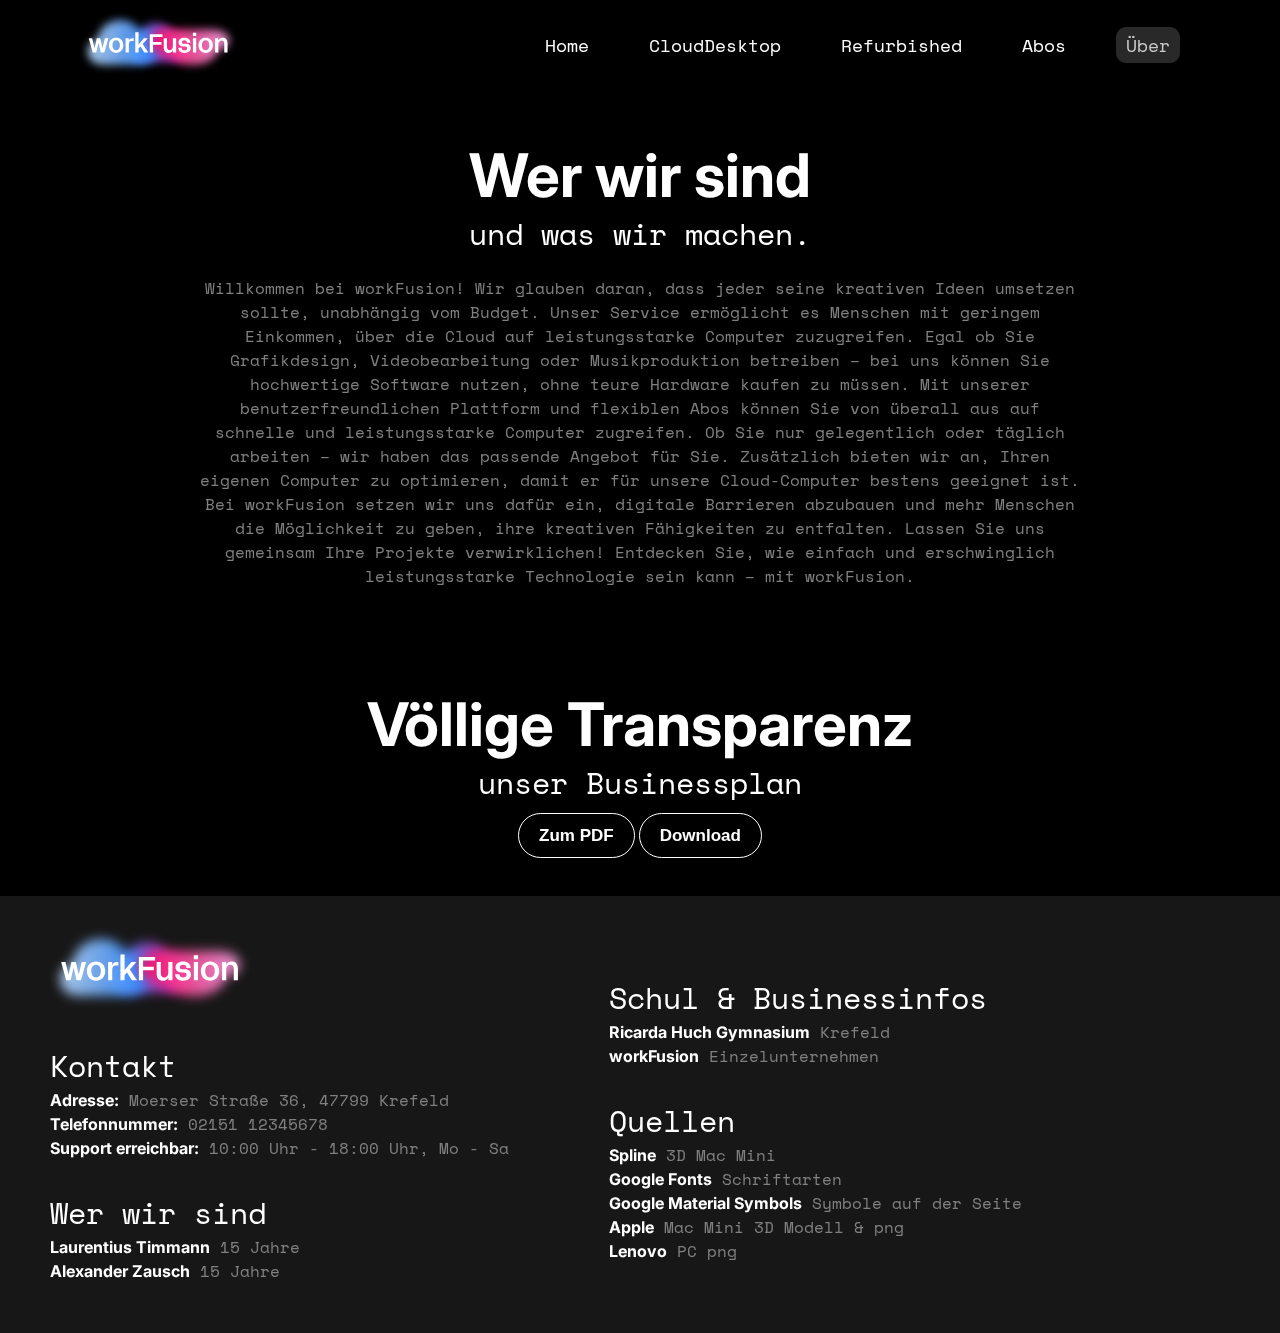
<file: contact.html>
<!DOCTYPE html>
<html lang="de">
<head>
    <meta charset="UTF-8">
    <meta name="viewport" content="width=device-width, initial-scale=1.0">
    <meta name="description" content="Wir bieten die erste Cloud Desktop Lösung für Privatpersonen">
    <title>workFusion</title>
    <link rel="stylesheet" href="style.css">
    <link rel="stylesheet" href="https://fonts.googleapis.com/css2?family=Material+Symbols+Outlined:opsz,wght,FILL,GRAD@24,400,0,0" />
    <link rel="icon" href="images/WorkFusion-favicon.png" type="image/png">
</head>
<body>

<section id="header">
    <a href="index.html"><img src="images/workFulogo.svg" alt="CloudDesktop Logo"></a>

    <ul id="navbar">
    
        <li><a href="index.html">Home</a></li>
        <li><a href="desktop.html">CloudDesktop</a></li>
        <li><a href="refurb.html">Refurbished</a></li>
        <li><a href="subs.html">Abos</a></li>
        <li><a class="active" href="contact.html">Über</a></li>
        <a href="#" id="close"><span class="material-symbols-outlined">close</span></a>
    </ul>
    <div id="mobile">
        <span class="material-symbols-outlined">
            table_rows_narrow
            </span>
    </div>
</section>

<section id="aboutUs">
    <h1 class="animateIn-1">Wer wir sind</h1>
    <h4 class="animateIn-2">und was wir machen.</h4>
    <p class="animateIn-3">
        Willkommen bei workFusion! Wir glauben daran, dass jeder seine kreativen Ideen umsetzen sollte, unabhängig vom Budget. Unser Service ermöglicht es Menschen mit geringem Einkommen, über die Cloud auf leistungsstarke Computer zuzugreifen. Egal ob Sie Grafikdesign, Videobearbeitung oder Musikproduktion betreiben – bei uns können Sie hochwertige Software nutzen, ohne teure Hardware kaufen zu müssen.
        Mit unserer benutzerfreundlichen Plattform und flexiblen Abos können Sie von überall aus auf schnelle und leistungsstarke Computer zugreifen. Ob Sie nur gelegentlich oder täglich arbeiten – wir haben das passende Angebot für Sie. Zusätzlich bieten wir an, Ihren eigenen Computer zu optimieren, damit er für unsere Cloud-Computer bestens geeignet ist.
        Bei workFusion setzen wir uns dafür ein, digitale Barrieren abzubauen und mehr Menschen die Möglichkeit zu geben, ihre kreativen Fähigkeiten zu entfalten. Lassen Sie uns gemeinsam Ihre Projekte verwirklichen!
        Entdecken Sie, wie einfach und erschwinglich leistungsstarke Technologie sein kann – mit workFusion.
    </p>
</section>

<section id="aboutUs" class="animateIn-4">
    <h1>Völlige Transparenz</h1>
    <h4>unser Businessplan</h4>
    <a href="PDF/WorkFusion Businessplan.pdf" target="_blank">Zum PDF</a>
    <a href="PDF/WorkFusion Businessplan.pdf" download="WorkFusion Businessplan.pdf">Download</a>
</section>

<footer>
    <div class="col">
        <div class="contact">
            <img src="images/workFulogo.svg" alt="workFusion Logo">
            <h4>Kontakt</h4>
            <p><strong>Adresse:</strong> Moerser Straße 36, 47799 Krefeld</p>
            <p><strong>Telefonnummer:</strong> 02151 12345678</p>
            <p><strong>Support erreichbar:</strong> 10:00 Uhr - 18:00 Uhr, Mo - Sa</p>
        </div>
        <div class="who-we-are">
            <h4>Wer wir sind</h4>
            <p><strong>Laurentius Timmann</strong> 15 Jahre</p>
            <p><strong>Alexander Zausch</strong> 15 Jahre</p>
        </div>
    </div>
    <div class="col2">
        <div class="school-information">
            <h4>Schul & Businessinfos</h4>
            <p><strong>Ricarda Huch Gymnasium</strong> Krefeld</p>
            <p><strong>workFusion</strong> Einzelunternehmen</p>
        </div>
        <div class="sources">
            <h4>Quellen</h4>
            <p><strong>Spline</strong> 3D Mac Mini</p>
            <p><strong>Google Fonts</strong> Schriftarten</p>
            <p><strong>Google Material Symbols</strong> Symbole auf der Seite</p>
            <p><strong>Apple</strong> Mac Mini 3D Modell & png</p>
            <p><strong>Lenovo</strong> PC png</p>
        </div>
    </div>
</footer>

<script src="script.js"></script>
</body>
</html>
</file>
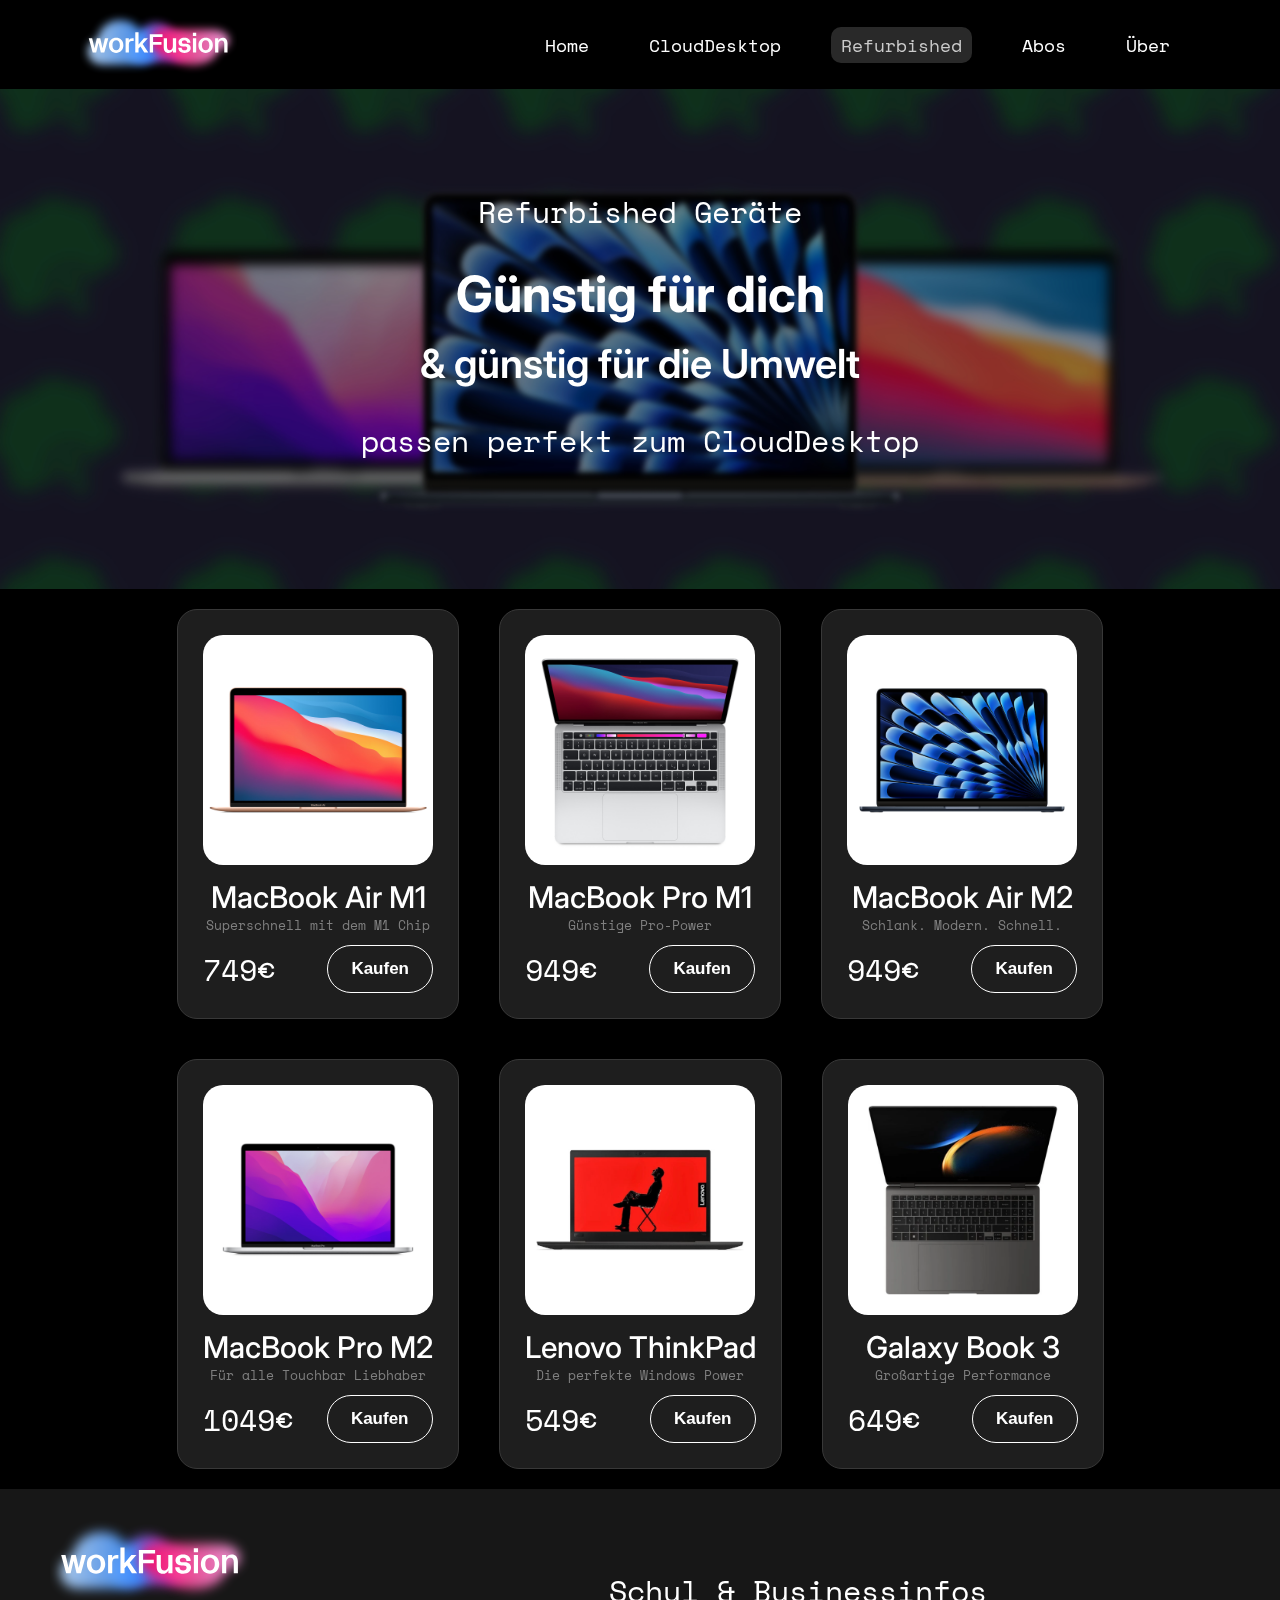
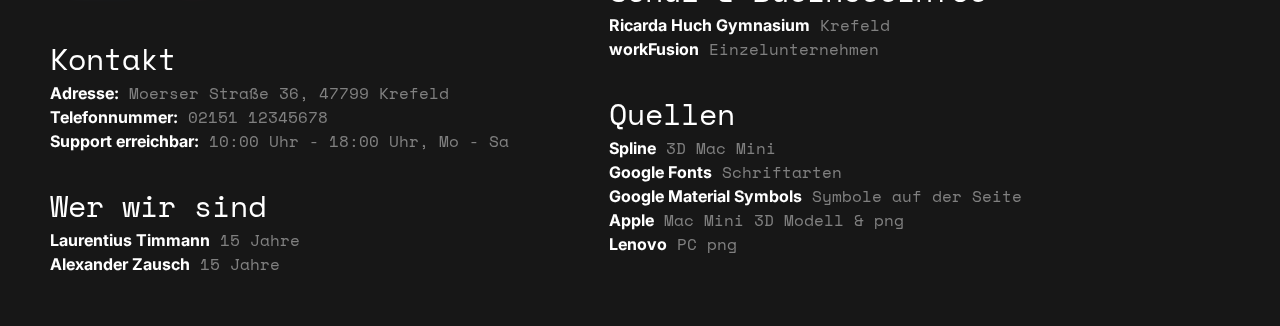
<file: refurb.html>
<!DOCTYPE html>
<html lang="de">
<head>
    <meta charset="UTF-8">
    <meta name="viewport" content="width=device-width, initial-scale=1.0">
    <meta name="description" content="Wir bieten die erste Cloud Desktop Lösung für Privatpersonen">
    <title>workFusion</title>
    <link rel="stylesheet" href="style.css">
    <link rel="stylesheet" href="https://fonts.googleapis.com/css2?family=Material+Symbols+Outlined:opsz,wght,FILL,GRAD@24,400,0,0" />
</head>
<body>

<section id="header">
    <a href="index.html"><img src="images/workFulogo.svg" alt="CloudDesktop Logo"></a>

    <ul id="navbar">
    
        <li><a href="index.html">Home</a></li>
        <li><a href="desktop.html">CloudDesktop</a></li>
        <li><a class="active" href="refurb.html">Refurbished</a></li>
        <li><a href="subs.html">Abos</a></li>
        <li><a href="contact.html">Über</a></li>
        <a href="#" id="close"><span class="material-symbols-outlined">close</span></a>
    </ul>
    <div id="mobile">
        <span class="material-symbols-outlined">
            table_rows_narrow
            </span>
    </div>
</section>

<section id="refurbished" class="animateIn-1">
    <h4 class="animateIn-1">Refurbished Geräte</h4>
    <h1 class="animateIn-2">Günstig für dich</h1>
    <h2 class="animateIn-3">& günstig für die Umwelt</h2>
    <h4 class="animateIn-4">passen perfekt zum CloudDesktop</h4>
</section>

<section id="reproducts">
    <div class="reproduct reproduct-1 animateIn-2">
        <img src="images/Refurbished/refurb-macbook-air-gold-m1-202010.jpeg" alt="macbook air m1">
        <h3>MacBook Air M1</h3>
        <p>Superschnell mit dem M1 Chip</p>
        <div class="buy">
            <h4>749€</h4>
            <button onclick="window.location.href = 'sorry.html';" class="white">Kaufen</button>
        </div>
    </div>
    <div class="reproduct reproduct-1 animateIn-2">
        <img src="images/Refurbished/refurb-mbp13-silver-m1-2020_GEO_EMEA_LANG_DE.jpeg" alt="macbook pro m1">
        <h3>MacBook Pro M1</h3>
        <p>Günstige Pro-Power</p>
        <div class="buy">
            <h4>949€</h4>
            <button onclick="window.location.href = 'sorry.html';" class="white">Kaufen</button>
        </div>
    </div>
    <div class="reproduct reproduct-1 animateIn-2">
        <img src="images/Refurbished/mba13-midnight-config-202402.png" alt="macbook air m1">
        <h3>MacBook Air M2</h3>
        <p>Schlank. Modern. Schnell.</p>
        <div class="buy">
            <h4>949€</h4>
            <button onclick="window.location.href = 'sorry.html';" class="white">Kaufen</button>
        </div>
    </div>
    <div class="reproduct reproduct-1 animateIn-2">
        <img src="images/Refurbished/refurb-mbp13-m2-silver-202208.jpeg" alt="macbook air m1">
        <h3>MacBook Pro M2</h3>
        <p>Für alle Touchbar Liebhaber</p>
        <div class="buy">
            <h4>1049€</h4>
            <button onclick="window.location.href = 'sorry.html';" class="white">Kaufen</button>
        </div>
    </div>
    <div class="reproduct reproduct-1 animateIn-2">
        <img src="images/Refurbished/lenovo-tp-t480s-8650u-1674816525.jpg.png" alt="macbook air m1">
        <h3>Lenovo ThinkPad</h3>
        <p>Die perfekte Windows Power</p>
        <div class="buy">
            <h4>549€</h4>
            <button onclick="window.location.href = 'sorry.html';" class="white">Kaufen</button>
        </div>
    </div>
    <div class="reproduct reproduct-1 animateIn-2">
        <img src="images/Refurbished/samsung-galaxy-book3-pro-360-16-1689680663.jpg.png" alt="macbook air m1">
        <h3>Galaxy Book 3</h3>
        <p>Großartige Performance</p>
        <div class="buy">
            <h4>649€</h4>
            <button onclick="window.location.href = 'sorry.html';" class="white">Kaufen</button>
        </div>
    </div>
</section>

<footer>
    <div class="col">
        <div class="contact">
            <img src="images/workFulogo.svg" alt="workFusion Logo">
            <h4>Kontakt</h4>
            <p><strong>Adresse:</strong> Moerser Straße 36, 47799 Krefeld</p>
            <p><strong>Telefonnummer:</strong> 02151 12345678</p>
            <p><strong>Support erreichbar:</strong> 10:00 Uhr - 18:00 Uhr, Mo - Sa</p>
        </div>
        <div class="who-we-are">
            <h4>Wer wir sind</h4>
            <p><strong>Laurentius Timmann</strong> 15 Jahre</p>
            <p><strong>Alexander Zausch</strong> 15 Jahre</p>
        </div>
    </div>
    <div class="col2">
        <div class="school-information">
            <h4>Schul & Businessinfos</h4>
            <p><strong>Ricarda Huch Gymnasium</strong> Krefeld</p>
            <p><strong>workFusion</strong> Einzelunternehmen</p>
        </div>
        <div class="sources">
            <h4>Quellen</h4>
            <p><strong>Spline</strong> 3D Mac Mini</p>
            <p><strong>Google Fonts</strong> Schriftarten</p>
            <p><strong>Google Material Symbols</strong> Symbole auf der Seite</p>
            <p><strong>Apple</strong> Mac Mini 3D Modell & png</p>
            <p><strong>Lenovo</strong> PC png</p>
        </div>
    </div>
</footer>

<script src="script.js"></script>
</body>
</html>
</file>
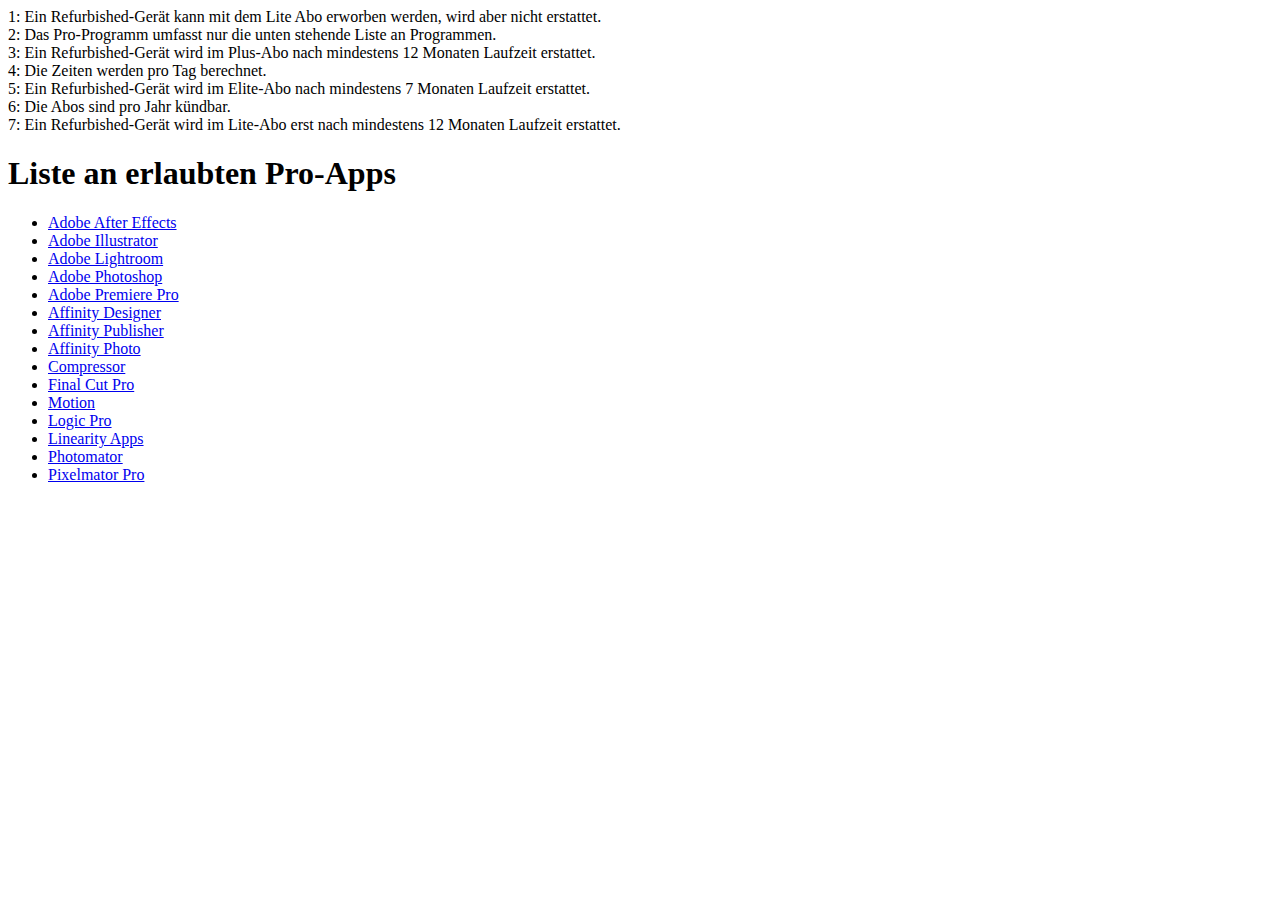
<file: rights.html>
<!DOCTYPE html>
<html lang="en">
<head>
    <meta charset="UTF-8">
    <meta name="viewport" content="width=device-width, initial-scale=1.0">
    <title>Rechtliches</title>
    <link rel="icon" href="images/WorkFusion-favicon.png" type="image/png">
</head>
<body>
    
1: Ein Refurbished-Gerät kann mit dem Lite Abo erworben werden, wird aber nicht erstattet.<br>
2: Das Pro-Programm umfasst nur die unten stehende Liste an Programmen.<br>
3: Ein Refurbished-Gerät wird im Plus-Abo nach mindestens 12 Monaten Laufzeit erstattet.<br>
4: Die Zeiten werden pro Tag berechnet.<br>
5: Ein Refurbished-Gerät wird im Elite-Abo nach mindestens 7 Monaten Laufzeit erstattet.<br>
6: Die Abos sind pro Jahr kündbar.<br>
7: Ein Refurbished-Gerät wird im Lite-Abo erst nach mindestens 12 Monaten Laufzeit erstattet.<br>


<h1>Liste an erlaubten Pro-Apps</h1>

<ul>
    <li><a href="https://www.adobe.com/de/products/aftereffects/">Adobe After Effects</a></li>
    <li><a href="https://www.adobe.com/de/products/illustrator/">Adobe Illustrator</a></li>
    <li><a href="https://www.adobe.com/de/products/lightroom/">Adobe Lightroom</a></li>
    <li><a href="https://www.adobe.com/de/products/photoshop/">Adobe Photoshop</a></li>
    <li><a href="https://www.adobe.com/de/products/premiere/">Adobe Premiere Pro</a></li>
    <li><a href="https://affinity.serif.com/de/designer/">Affinity Designer</a></li>
    <li><a href="https://affinity.serif.com/de/photo/">Affinity Publisher</a></li>
    <li><a href="https://affinity.serif.com/de/publisher/">Affinity Photo</a></li>
    <li><a href="https://www.apple.com/final-cut-pro/compressor/">Compressor</a></li>
    <li><a href="https://www.apple.com/final-cut-pro/">Final Cut Pro</a></li>
    <li><a href="https://www.apple.com/final-cut-pro/motion/">Motion</a></li>
    <li><a href="https://www.adobe.com/de/products/illustrator/">Logic Pro</a></li>
    <li><a href="https://www.linearity.io/pricing/">Linearity Apps</a></li>
    <li><a href="https://www.pixelmator.com/photomator/">Photomator</a></li>
    <li><a href="https://www.pixelmator.com/pro/">Pixelmator Pro</a></li>

</ul>
</body>
</html>
</file>
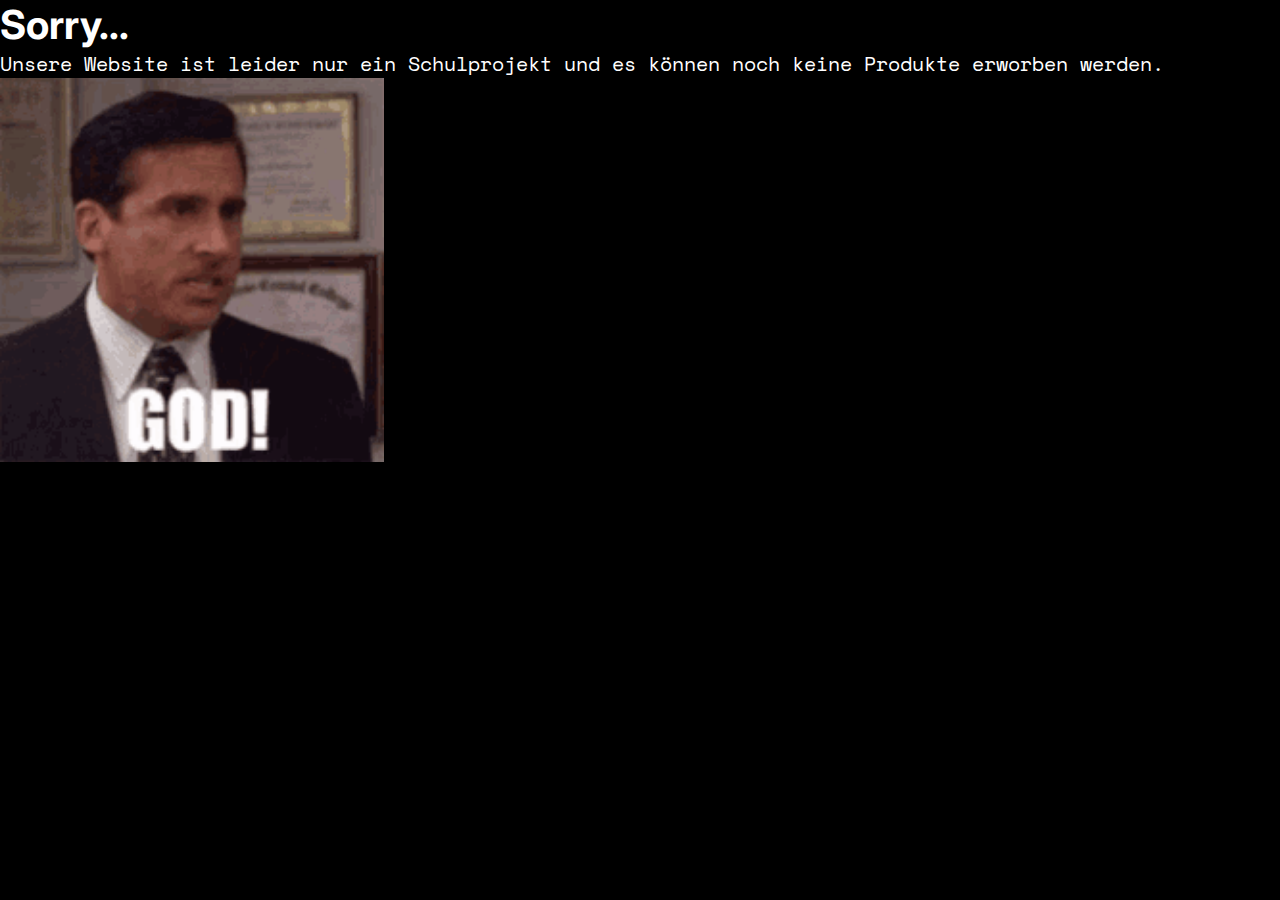
<file: sorry.html>
<!DOCTYPE html>
<html lang="en">
<head>
    <meta charset="UTF-8">
    <meta name="viewport" content="width=device-width, initial-scale=1.0">
    <link rel="stylesheet" href="style.css">
    <title>Sorry...</title>
    <link rel="icon" href="images/WorkFusion-favicon.png" type="image/png">
</head>
<body>
    <div id="we-are-sorry">
    <h1>Sorry...</h1>
    <h4>Unsere Website ist leider nur ein Schulprojekt und es können noch keine Produkte erworben werden.</h4>
    <img src="images/Sorry/200w.gif" alt="Sorry for that...">
    </div>
</body>
</html>
</file>
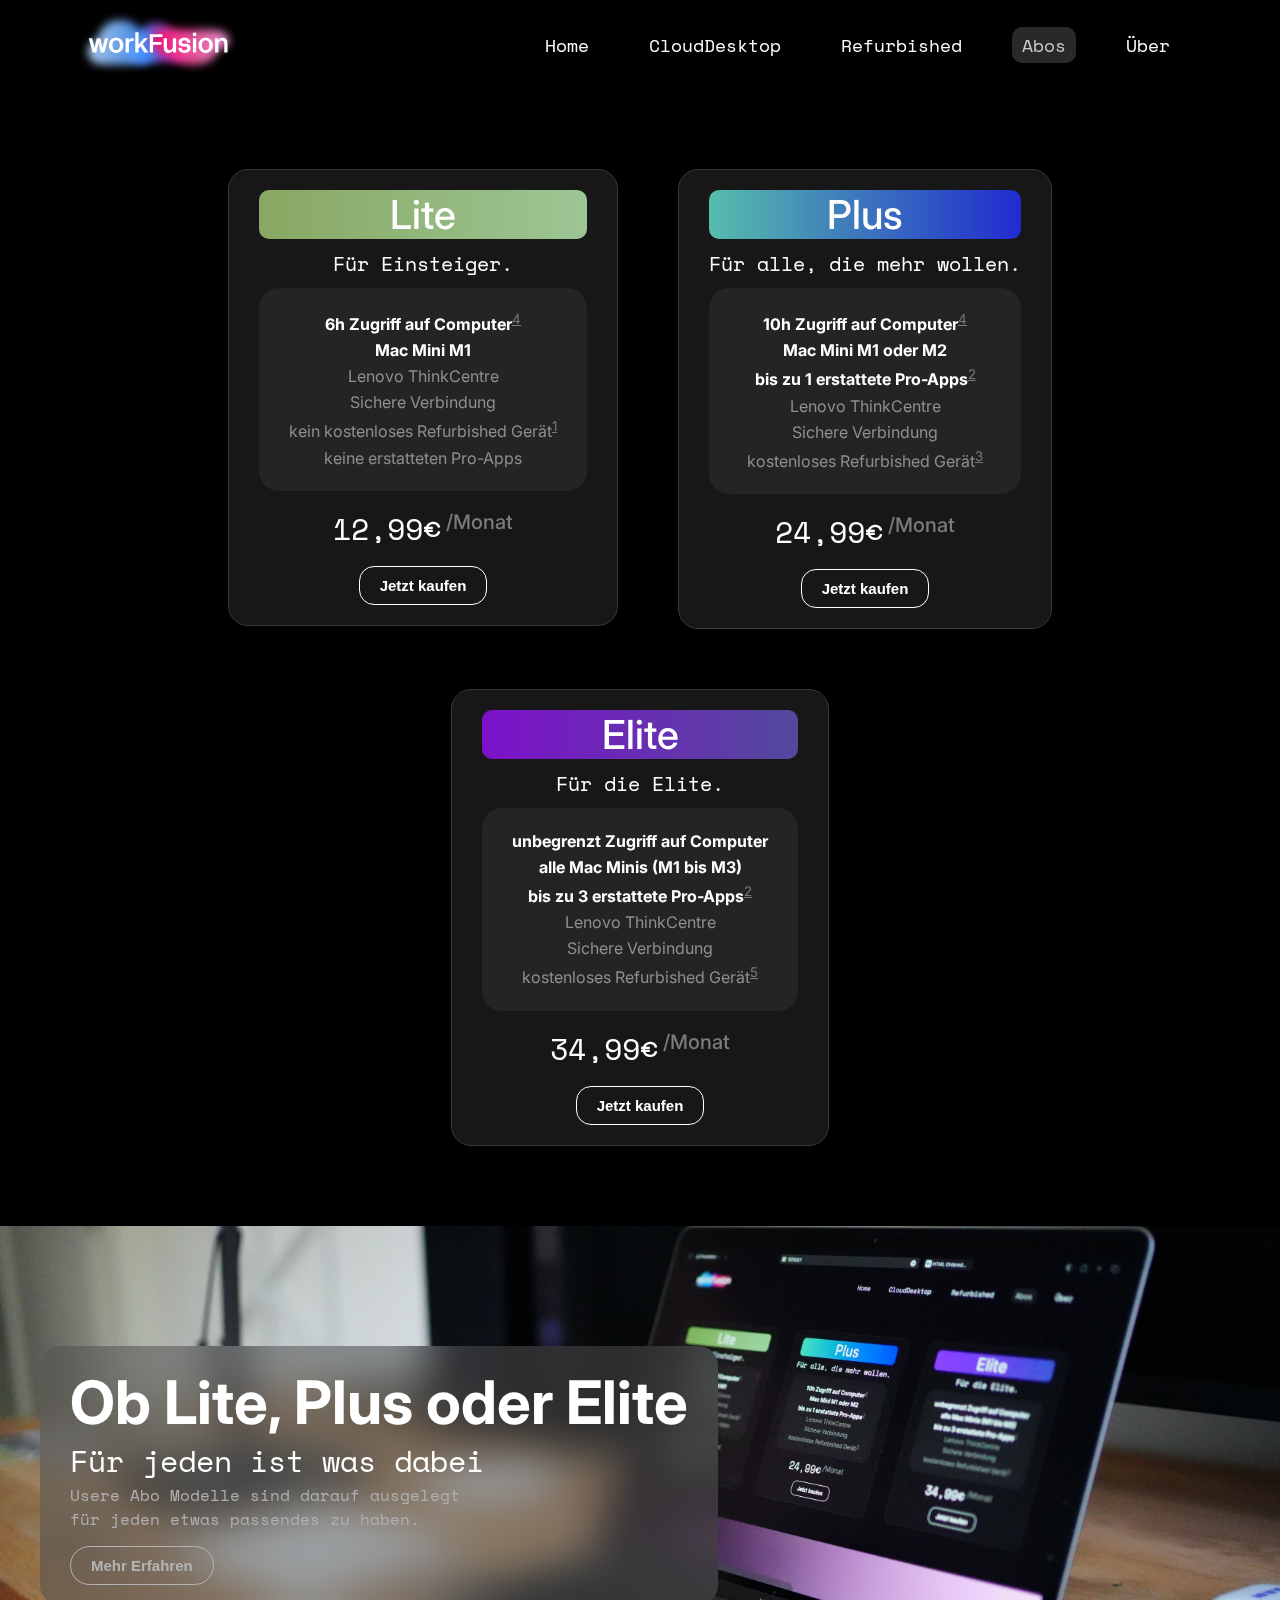
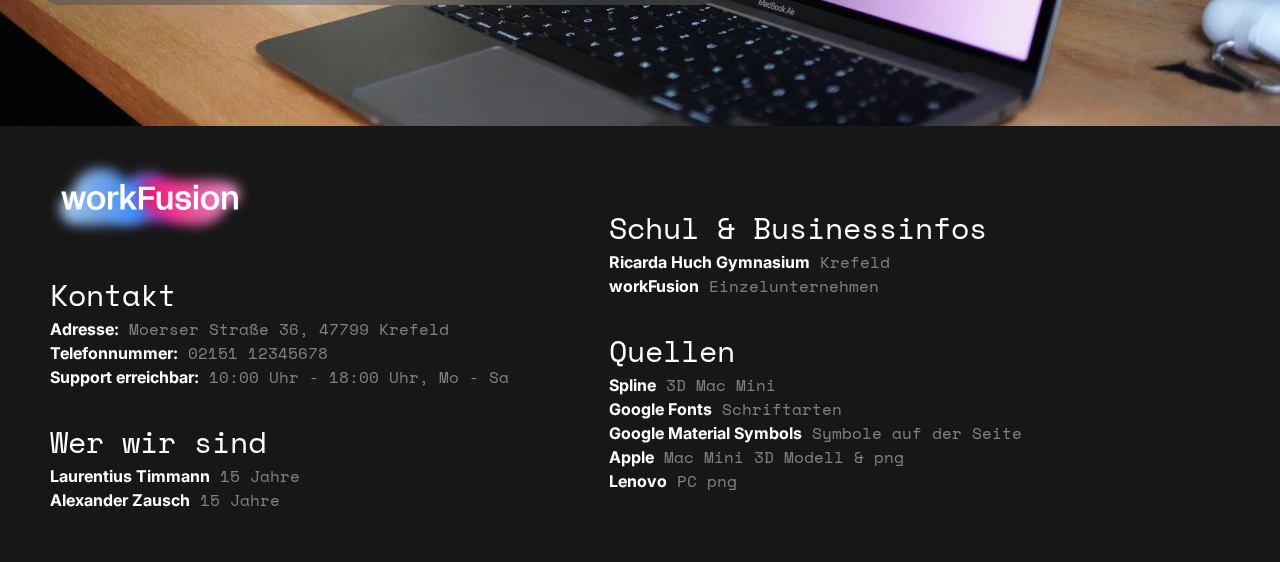
<file: subs.html>
<!DOCTYPE html>
<html lang="de">
<head>
    <meta charset="UTF-8">
    <meta name="viewport" content="width=device-width, initial-scale=1.0">
    <meta name="description" content="Wir bieten die erste Cloud Desktop Lösung für Privatpersonen">
    <title>workFusion</title>
    <link rel="stylesheet" href="style.css">
    <link rel="stylesheet" href="https://fonts.googleapis.com/css2?family=Material+Symbols+Outlined:opsz,wght,FILL,GRAD@24,400,0,0" />
    <link rel="icon" href="images/WorkFusion-favicon.png" type="image/png">
</head>
<body>

<section id="header">
        <a href="index.html"><img src="images/workFulogo.svg" alt="CloudDesktop Logo"></a>
    
        <ul id="navbar">
        
            <li><a href="index.html">Home</a></li>
            <li><a href="desktop.html">CloudDesktop</a></li>
            <li><a href="refurb.html">Refurbished</a></li>
            <li><a class="active" href="subs.html">Abos</a></li>
            <li><a href="contact.html">Über</a></li>
            <a href="#" id="close"><span class="material-symbols-outlined">close</span></a>
        </ul>
        <div id="mobile">
            <span class="material-symbols-outlined">
                table_rows_narrow
                </span>
        </div>
</section>

<section id="subs-info">
    <div class="cards card-1 animateIn-1">
        <h3>Lite</h3>
        <h5>Für Einsteiger.</h5>
        <ul id="features">
            <li><strong>6h Zugriff auf Computer</strong><sup><a href="rights.html" target="_blank">4</a></sup></li>
            <li><strong>Mac Mini M1</strong></li>
            <li>Lenovo ThinkCentre</li>
            <li>Sichere Verbindung</li>
            <li>kein kostenloses Refurbished Gerät<sup><a href="rights.html" target="_blank">1</a></sup></li>
            <li>keine erstatteten Pro-Apps</li>
            
        </ul>
        <h4>12,99€<sup>/Monat</sup></h4>
        <button onclick="window.location.href = 'sorry.html';">Jetzt kaufen</button>
    </div>
    <div class="cards card-2 animateIn-2">
        <h3>Plus</h3>
        <h5>Für alle, die mehr wollen.</h5>
        <ul id="features">
            <li><strong>10h Zugriff auf Computer</strong><sup><a href="rights.html" target="_blank">4</a></sup></li>
            <li><strong>Mac Mini M1 oder M2</strong></li>
            <li><strong>bis zu 1 erstattete Pro-Apps</strong><sup><a href="rights.html" target="_blank">2</a></sup></li>
            <li>Lenovo ThinkCentre</li>
            <li>Sichere Verbindung</li>
            <li>kostenloses Refurbished Gerät<sup><a href="rights.html" target="_blank">3</a></sup></li>
            
        </ul>
        <h4>24,99€<sup>/Monat</sup></h4>
        <button onclick="window.location.href = 'sorry.html';">Jetzt kaufen</button>
    </div>
    <div class="cards card-3 animateIn-3">
        <h3>Elite</h3>
        <h5>Für die Elite.</h5>
        <ul id="features">
            <li><strong>unbegrenzt Zugriff auf Computer</strong></li>
            <li><strong>alle Mac Minis (M1 bis M3)</strong></li>
            <li><strong>bis zu 3 erstattete Pro-Apps</strong><sup><a href="rights.html" target="_blank">2</a></sup></li>
            <li>Lenovo ThinkCentre</li>
            <li>Sichere Verbindung</li>
            <li>kostenloses Refurbished Gerät<sup><a href="rights.html" target="_blank">5</a></sup></li>
        </ul>
        <h4>34,99€<sup>/Monat</sup></h4>
        <button onclick="window.location.href = 'sorry.html';">Jetzt kaufen</button>
    </div>
</section>

<section id="subs-img">
    <div id="MacComputer" class="info-text">
        <h1>Ob Lite, Plus oder Elite</h1>
        <h4>Für jeden ist was dabei</h4>
        <p>Usere Abo Modelle sind darauf ausgelegt<br>für jeden etwas passendes zu haben.</p>
        <button class="white">Mehr Erfahren</button>
    </div>
</section>

<footer>
    <div class="col">
        <div class="contact">
            <img src="images/workFulogo.svg" alt="workFusion Logo">
            <h4>Kontakt</h4>
            <p><strong>Adresse:</strong> Moerser Straße 36, 47799 Krefeld</p>
            <p><strong>Telefonnummer:</strong> 02151 12345678</p>
            <p><strong>Support erreichbar:</strong> 10:00 Uhr - 18:00 Uhr, Mo - Sa</p>
        </div>
        <div class="who-we-are">
            <h4>Wer wir sind</h4>
            <p><strong>Laurentius Timmann</strong> 15 Jahre</p>
            <p><strong>Alexander Zausch</strong> 15 Jahre</p>
        </div>
    </div>
    <div class="col2">
        <div class="school-information">
            <h4>Schul & Businessinfos</h4>
            <p><strong>Ricarda Huch Gymnasium</strong> Krefeld</p>
            <p><strong>workFusion</strong> Einzelunternehmen</p>
        </div>
        <div class="sources">
            <h4>Quellen</h4>
            <p><strong>Spline</strong> 3D Mac Mini</p>
            <p><strong>Google Fonts</strong> Schriftarten</p>
            <p><strong>Google Material Symbols</strong> Symbole auf der Seite</p>
            <p><strong>Apple</strong> Mac Mini 3D Modell & png</p>
            <p><strong>Lenovo</strong> PC png</p>
        </div>
    </div>
</footer>


<script src="script.js"></script>
</body>
</html>
</file>
<file: style.css>
@import url('https://fonts.googleapis.com/css2?family=Space+Mono:ital,wght@0,400;0,700;1,400;1,700&display=swap');
@import url('https://fonts.googleapis.com/css2?family=Inter:wght@100..900&display=swap');

@keyframes slideIn {
    from{
        filter: blur(20px);
        transform: translateY(100px);
        opacity: 0%;
    }
    to{
        filter: blur(0);
        transform: translateY(0);
        opacity: 100%
    }
}

@keyframes scrollIn{
    from{
        scale: .8;
    }
    to{
        scale: 1;
    }
}

::selection {
    background-color: #ffffff; 
    color: #000000; 
}

/* Stil für Firefox (weil es manchmal extra Spezifikation braucht) */
::-moz-selection {
    background-color: #ffffff; 
    color: #000000; 
}

.animateIn-1{
    animation: slideIn 1s both;
}

.animateIn-2{
    animation: slideIn 1s 0.1s both;
}

.animateIn-3{
    animation: slideIn 1s 0.2s both;
}

.animateIn-4{
    animation: slideIn 1s 0.3s both;
}

.animateIn-5{
    animation: slideIn 1s 0.4s both;
}

*{
    font-family: "Inter", sans-serif;
    color: #ffff;
    margin: 0;
    padding: 0;
    box-sizing: border-box;
}

body{
    width: 100%;
    background-color: #000000;
    cursor: url(images/cursor.svg), auto;
}

h1{
    font-size: 60px;
    font-weight: 700;
}

h2{
    font-size: 50px;
    font-weight: 600;
}

h3{
    font-size: 40px;
    font-weight: 500;
}

h4{
    font-family: "Space Mono", monospace;
    font-size: 30px;
    font-weight: 500;
}

h5{
    font-family: "Space Mono", monospace;
    font-size: 20px;
    font-weight: 400;
}

h6{
    font-family: "Space Mono", monospace;
    font-size: 20px;
    font-weight: 200;
}

p{
    font-family: "Space Mono", monospace;
    color: gray;
}

button.white{
    font-family: "Raleway", sans-serif;
    font-size: 20px;
    font-weight: 600;
    padding: 15px 30px;
    color: #ffff;
    background-color: transparent;
    border-radius: 40px;
    cursor: pointer;
    border: 1px solid;
    outline: none;
    transition: 0.3s;
}

button.white:hover {
    color: #333;
    background-color: white;
}

.section-p1 {
    padding: 40px 80px;
}

/* Header and Navbar*/

#header{
    display: flex;
    align-items: center;
    justify-content: space-between;
    padding: 10px 80px;
    background: rgba(0, 0, 0, 0.744);
    backdrop-filter: saturate(120%) blur(20px);
    -webkit-backdrop-filter: saturate(120%) blur(20px);
    z-index: 999;
    position: sticky;
    top: 0;
    left: 0;
    transition: 0.3s;
}

#header:hover{
    backdrop-filter: saturate(300%) blur(20px);
    -webkit-backdrop-filter: saturate(300%) blur(20px);
}

#header img{
    height: 65px;
}

#header span{
    cursor: pointer;
}

#navbar{
    display: flex;
    align-items: center;
    justify-content: center;
    border-bottom: 1px #ffff;
}

#navbar li{
    list-style: none;
    padding: 0 20px;
    position: relative;
}

#navbar li a{
    font-family: "Space Mono", monospace;
    text-decoration: none;
    font-size: 18px;
    font-weight: 400;
    color: #ffff;
    transition: 0.3s ease;
    border-radius: 10px;
    padding: 5px 10px;
}

#navbar li a:hover,
#navbar li a.active {
    color: #cbcbcb;
    background-color: #292929;
}

#mobile{
    display: none;
    align-items: center;
}

#close{
    display: none;
}
/* Hero Section*/

#hero{
    background-image: linear-gradient(to right, #ffb1ff 0%, #a380ef 50%, #ffb1ff 100%);
    height: 600px;
    background-size: cover;
    background-position: top 25% right 0;
    padding: 100px 100px;
    text-align: center;
    align-items: center;
    justify-content: center;
}

#hero h4{
    padding-bottom: 15px;
}

#hero h1{
    font-size: 100px;
    padding: 15px;
}

#hero h2{
    font-size: 60px;
    padding-bottom: 30px;
}


/*Refurbished Section*/

#refurbished{
    background-image: url(images/Herorefurb/Refurbished.jpg);
    height: 600px;
    background-size: cover;
    background-position: center;
    padding: 100px 100px;
    text-align: center;
    align-items: center;
    justify-content: center;
}

#refurbished h4{
    padding-bottom: 15px;
}

#refurbished h1{
    font-size: 80px;
    padding: 15px;

}

#refurbished h2{
    font-size: 60px;
    padding-bottom: 30px;

}

/* Advantages Section*/

#advantage{
    margin: 20px 20px;
    justify-content: center;
    align-items: center;
    text-align: center;
    
    background-size: cover;
    background-position: center;
}

#advantage .GridContainer{
    justify-content: center;
    display: grid;
    grid-template-rows: 300px;
    grid-template-columns: 25vw 25vw 25vw 25vw;
}

#advantage .items{
    margin-left: 15px;
    margin-right: 15px;
    padding: 20px;
    border-radius: 30px;
    box-shadow: rgba(156, 156, 156, 0.431) 0px 0px 0px;
    background-color: #1e1e1e;
    transition: 0.3s;
    cursor: pointer;
}

#advantage .items:hover{
    box-shadow: rgba(156, 156, 156, 0.431) 0px 5px 15px;
}

#advantage h3{
    font-size: 27px;
}

#advantage h4{
    font-size: 25px;
    color: #80c53a;
}

#advantage p{
    padding-top: 10px;
}

/* Computer Section */

#computer{
    height: 500px;
    display: flex;
    justify-content: space-between;
    align-items: center;
    padding: 0 40px;
    background-image: linear-gradient(to right, #0000 0%, #ffb1ff 100%);
}

#computer img{
    display: none;
}

#computer2{
    height: 500px;
    display: flex;
    justify-content: space-between;
    align-items: center;
    padding: 0 80px;
    background-image: linear-gradient(to left, #0000 0%, #ffb1ff 100%);
}

#computer button,
#computer2 button,
#subs-img button{
    font-size: 15px;
    padding: 10px 20px;
    margin-top: 15px;
    color: #b4b4b4;
}

#computer button:hover{
        color: #333;
        background-color: white;
}

#computer2 button:hover{
    color: #333;
    background-color: white;
}

#subs-img button:hover{
    color: #333;
    background-color: white;
}

#computer2 img{
    border-radius: 20px;
    height: 400px;
    margin-left: 50px;
    margin-right: 50px;
}

/* Image Video Section*/

#imageVideo{
    display: block;
    justify-content: center;
    align-items: center;
    text-align: center;
    padding: 20px 0;
}

#imageVideo h4{
    color: #8e8e8e;
}

#imageVideo video{
    margin: 30px 0;
    width: 50%;
    border-radius: 20px;
    border: 1px solid #383838;
    transition: 0.3s;
    box-shadow: rgba(156, 156, 156, 0.158) 0px 5px 15px;
}

#imageVideo video:hover{
    box-shadow: rgba(156, 156, 156, 0.431) 0px 5px 15px;
}

/* Footer Ansicht*/

footer{
    display: flex;
    flex-wrap: wrap;
    align-items: center;
    justify-content: space;
    background-color: #171717;
    padding: 30px 50px 50px 50px;
}

footer img{
    width: 200px;
}

footer h4{
    padding-top: 30px;
}

footer .col{
    margin-right: 100px;
}

/* Abos Seite*/
#subs-info{
    padding: 50px 50px 50px 50px;
    display: flex;
    flex-wrap: wrap;
    align-items: start;
    justify-content: center;
    text-align: center;
}

#subs-info .cards{
    background: #171717;
    padding: 20px 30px;
    border-radius: 20px;
    border: #383838 1px solid;
    margin: 30px 30px;
}

#subs-info .card-1 h3{
    border-radius: 10px;
    margin-bottom: 10px;
    background-image: linear-gradient(to right, #88a762 0%, #9dc695 100%);
}

#subs-info .card-2 h3{
    border-radius: 10px;
    margin-bottom: 10px;
    background-image: linear-gradient(to right, #57bdac 0%, #202bcf 100%);
}

#subs-info .card-3 h3{
    border-radius: 10px;
    margin-bottom: 10px;
    background-image: linear-gradient(to right, #7d11ca 0%, #53499c 100%);
}

#subs-info .cards sup a{
    color: #797979;
}

#subs-info h5{
    padding-bottom: 10px;
}

#subs-info ul{
    background-color: #242424;
    border-radius: 20px;
    padding: 20px;
    list-style: none;
}

#subs-info li{
    color: #8e8e8e;
    padding: 3px 10px;
}

#subs-info h4{
    padding-top: 15px;
}

#subs-info h4 sup{
    padding-left: 5px;
    font-size: 20px;
    color: #7b7b7b;
}

#subs-info .cards button{
    font-family: "Raleway", sans-serif;
    font-size: 15px;
    font-weight: 600;
    padding: 10px 20px;
    margin-top: 15px;
    color: #ffff;
    background-color: transparent;
    border-radius: 15px;
    cursor: pointer;
    border: 1px solid;
    outline: none;
    transition: 0.3s;
}

#subs-info .cards button:hover {
    color: #333;
    background-color: white;
}


.info-text{
    padding: 20px 30px;
    border-radius: 20px;
    background-color: #4f4f4f85;
    backdrop-filter: blur(20px);
    -webkit-backdrop-filter: blur(20px);
}

.info-text p{
    color: #afafaf;
}

#subs-img{
    height: 500px;
    display: flex;
    justify-content: space-between;
    align-items: center;
    padding: 0 40px;
    background-image: url(images/Subs/DSC01374.JPG);
    background-size: cover;
    background-position: center;
}


/* CloudDesktop Ansicht */

.parallax-container {
    position: relative;
    height: 100%;
    overflow: hidden;
}

.parallax-video {
    position:fixed;
    top: 0;
    left: 0;
    width: 100%;
    height: 100%;
    object-fit: cover;
    z-index: -1;
    opacity: .85;
}

.content {
    position: relative;
    z-index: 1;
    text-align: center;
    padding: 29vh 30px;
}

.content-2{
    opacity: 0;
}

.parallax-container:before {
    content: "";
    position: absolute;
    top: 0;
    left: 0;
    width: 100%;
    height: 100%;
    background: rgba(0, 0, 0, 0.4); /* Dunkler Overlay-Effekt */
    z-index: -1;
}

.content button{
    margin-top: 20px;
}

/*Über Section*/

#aboutUs{
    justify-content: center;
    align-items: center;
    text-align: center;
    padding: 50px 200px;
}

#aboutUs h4{
    padding-bottom: 20px;
}

#aboutUs a{
    font-family: "Raleway", sans-serif;
    font-size: 17px;
    font-weight: 600;
    padding: 12px 20px;
    color: #ffff;
    background-color: transparent;
    border-radius: 40px;
    cursor: pointer;
    border: 1px solid;
    outline: none;
    text-decoration: none;
    transition: 0.3s;
}

#aboutUs a:hover {
    color: #333;
    background-color: white;
}

#video-full-screen{
    display: flex;
    align-items: center;
    justify-content: center;
}

#video-full-screen video{
    width: 90%;
    border-radius: 15px;
}

/*Sorry Section*/

#we-are-sorry h1{
    font-size: 40px;
}

#we-are-sorry h4{
    font-size: 20px;
}

#we-are-sorry img{
    height: 30vw;
}

/* Refurbished Section*/

#reproducts{
    display: flex;
    flex-wrap: wrap;
    justify-content: center;
    align-items: baseline;
}

#reproducts .reproduct{
    text-align: center;
    border-radius: 20px;
    background-color: #1e1e1e;
    border: #383838 1px solid;
    padding: 25px;
    margin: 20px;
}

#reproducts .reproduct h3{
    font-size: 30px;
    padding-top: 10px;
}

#reproducts .reproduct p{
    font-size: 13px;
}

#reproducts .reproduct img{
    height: 230px;
    width: 230px;
    border-radius: 20px;
}

#reproducts .buy{
    display: flex;
    align-items: center;
    justify-content: space-between;
    padding: 10px 0 0 0;
}
/* Ansichten für andere Bildschirme*/

@media (min-width: 2100px) {
    #advantage .GridContainer{
        grid-template-rows: 220px;
    }
}

@media(max-width: 1291px){
    #hero{
        height: 500px;
    }

    #hero h1{
        font-size: 60px;
    }

    #hero h2{
        font-size: 40px;
    }

    #hero h4{
        font-size: 30px;
    }

    #refurbished{
        height: 500px;
    }

    #refurbished h1{
        font-size: 50px;
    }

    #refurbished h2{
        font-size: 40px;
    }

    #refurbished h4{
        font-size: 30px;
    }

    button.white{
        font-size: 17px;
        padding: 13px 23px;
    }

    #advantage .GridContainer{
        grid-template-rows: 350px;
    }
}

@media (max-width: 1105px) {
    #advantage .GridContainer{
        grid-template-rows: 250px 250px;
        grid-template-columns: 50vw 50vw;
    }
    #advantage .items{
        margin: 10px 20px 10px 20px;
    }
    #imageVideo h1{
        font-size: 45px;
    }
    #imageVideo h4{
        font-size: 25px;
    }
}

@media (max-width: 880px) {
    #advantage .GridContainer{
    grid-template-rows: 330px 330px;
    }

    #computer, #computer2, #subs-img{
        padding-top: 30px;
        display: block;
        justify-content: center;
        align-items: center;
        text-align: center;
        background-image: linear-gradient(to bottom, #0000 0%, #ffb1ff 100%);
    }

    #computer, #subs-img{
        height: 600px;
    }

    #computer2{
        height: 800px;
        background-image: linear-gradient(to top, #0000 0%, #ffb1ff 100%);
    }

    #subs-img{
        background-image: url(images/Subs/DSC01374.JPG);
    }

    #computer h1, #subs-img h1{
        font-size: 40px;
    }

    #computer2 h1{
        font-size: 40px;
        padding-top: 40px;
    }

    #computer p, #computer2 p, #subs-img p{
        color: #d7d7d7;
    }

    #computer button, #computer2 button, #subs-img button{
        color: #d7d7d7;
    }

    #computer spline-viewer{
        display: none;
    }

    #computer img{
        padding-top: 55px;
        display: initial;
        width: 500px;
    }

    #imageVideo h1{
        font-size: 35px;
    }

    #imageVideo h4{
        font-size: 20px;
    }

    #aboutUs{
        padding: 50px 50px;
    }
}

@media (max-width: 706px) {
    #hero{
        height: 440px;
    }
    #hero h1{
        font-size: 45px;
    }
    #hero h2{
        font-size: 30px;
    }
    #hero h4{
        font-size: 20px;
    }
    button.white{
        font-size: 12px;
        padding: 12px 22px;
    }
    #refurbished{
        height: 440px;
    }
    #refurbished h1{
        font-size: 35px;
    }
    #refurbished h2{
        font-size: 30px;
    }
    #refurbished h4{
        font-size: 20px;
    }

    footer{
        display: block;
        align-items: start;
        justify-content: start;
        text-align: start;
        padding: 30px 50px 50px 50px;
    }

    footer h4{
        font-size: 20px;
    }

    footer p{
        font-size: 15px;
    }

    .content h1{
        font-size: 45px;
    }
    .content h2{
        font-size: 40px;
    }
    .parallax-video {
        width: 100%;
        height: 90%;
        object-fit: cover;
        z-index: -1;
        opacity: .68;
    }
}

@media(max-width: 580px){

    #header{
        padding: 10px 15px;
    }
    
    #hero{
        height: 400px;
        padding: 70px 20px;
    }

    #hero h1{
        font-size: 33px;
    }

    #hero h2{
        font-size: 30px;
    }

    #hero h4{
        font-size: 20px;
    }

    button.white{
        font-size: 15px;
        padding: 10px 20px;
    }

    #refurbished{
        height: 400px;
        padding: 70px 20px;
    }

    #refurbished h1{
        font-size: 33px;
    }

    #refurbished h2{
        font-size: 29px;
    }

    #refurbished h4{
        font-size: 20px;
    }

    #advantage .items{
        margin: 10px 5px 10px 5px;
    }

    #advantage h3{
        font-size: 20px;
    }

    #advantage h4{
        font-size: 16px;
    }

    #advantage p{
        font-size: 13px;
    }

    #computer, #subs-img{
        height: 500px;
    }

    #computer2{
        height: 630px;
    }

    #computer img{
        width: 370px;
    }

    #computer2 img{
        height: 300px;
    }
    
    #imageVideo h1{
        font-size: 30px;
    }

    #imageVideo h4{
        font-size: 17px;
    }

    #subs-info .cards{
        margin: 10px 0;
    }

    .content h1{
        font-size: 33px;
    }
    .content h2{
        font-size: 30px;
    }

    .parallax-video{
        display: none;
    }

    .content{
        padding: 180px 10px;
        margin: 15px;
        border-radius: 20px;
        background-color: #1e1e1e;
    }

    .content-1{
        background-image: url(images/CloudDesktop/CDpng.png);
        background-size: cover;
        background-position: center;   
    }

    .content-2{
        background-image: url(images/CloudDesktop/stress.png);
        background-size: cover;
        background-position: center;
        opacity: 100%;
    }

    .content-3{
        background-image: url(images/CloudDesktop/laptop1png.png);
        background-size: cover;
        background-position: center;   
    }

    .content-4{
        background-image: url(images/CloudDesktop/Laptopspng.png);
        background-size: cover;
        background-position: center;   
    }

    .content-5{
        background-image: url(images/CloudDesktop/apps.png);
        background-size: cover;
        background-position: center;
    }

    #aboutUs{
        padding: 30px 30px;
    }
    #aboutUs h1{
        font-size: 40px;
    }

    #aboutUs h4{
        font-size: 25px;
    }

    #aboutUs a{
        font-size: 15px;
        padding: 10 20;
    }
}

@media (max-width: 450px) {

    #computer, #computer2, #subs-img{
        padding: 0 5px;
    }
    #computer{
        height: 430px;
    }
    #computer img{
        width: 300px;
    }
    
    #computer2 img{
        height: 300px;
    }

    #computer h1, #computer2 h1, #subs-img h1{
        font-size: 35px;
    }

    #computer h4, #computer2 h4{
        font-size: 25px;
    }
    
    #subs-img h4{
        font-size: 20px;
    }

    #computer p, #computer2 p, #subs-img p{
        font-size: 13px;
    }

    footer img{
        width: 170px;
    }

    footer h4{
        font-size: 20px;
    }

    footer p{
        font-size: 10px;
    }
}
/* Mobile response Navbar*/

@media (max-width: 1060px) {
    #navbar{
        flex-direction: column;
        align-items: flex-start;
        justify-content: flex-start;
        position: fixed;
        top: 0;
        right: -300px;
        height: 100vh;
        width: 300px;
        background: rgba(0, 0, 0, 0.744);
        backdrop-filter: saturate(120%) blur(20px);
        -webkit-backdrop-filter: saturate(120%) blur(20px);
        padding: 80px 0 0 10px;
        transition: 0.3s;
    }   

    #navbar.active{
        right: 0px;
    }

    #navbar li{
        margin-bottom: 35px;
    }

    #mobile{
        display: flex;
    }

    #mobile span{
        font-size: 30px;
    }

    #close{
        display: initial;
        position: absolute;
        top: 30px;
        left: 30px;
        font-size: 30px;
    }
}
</file>
